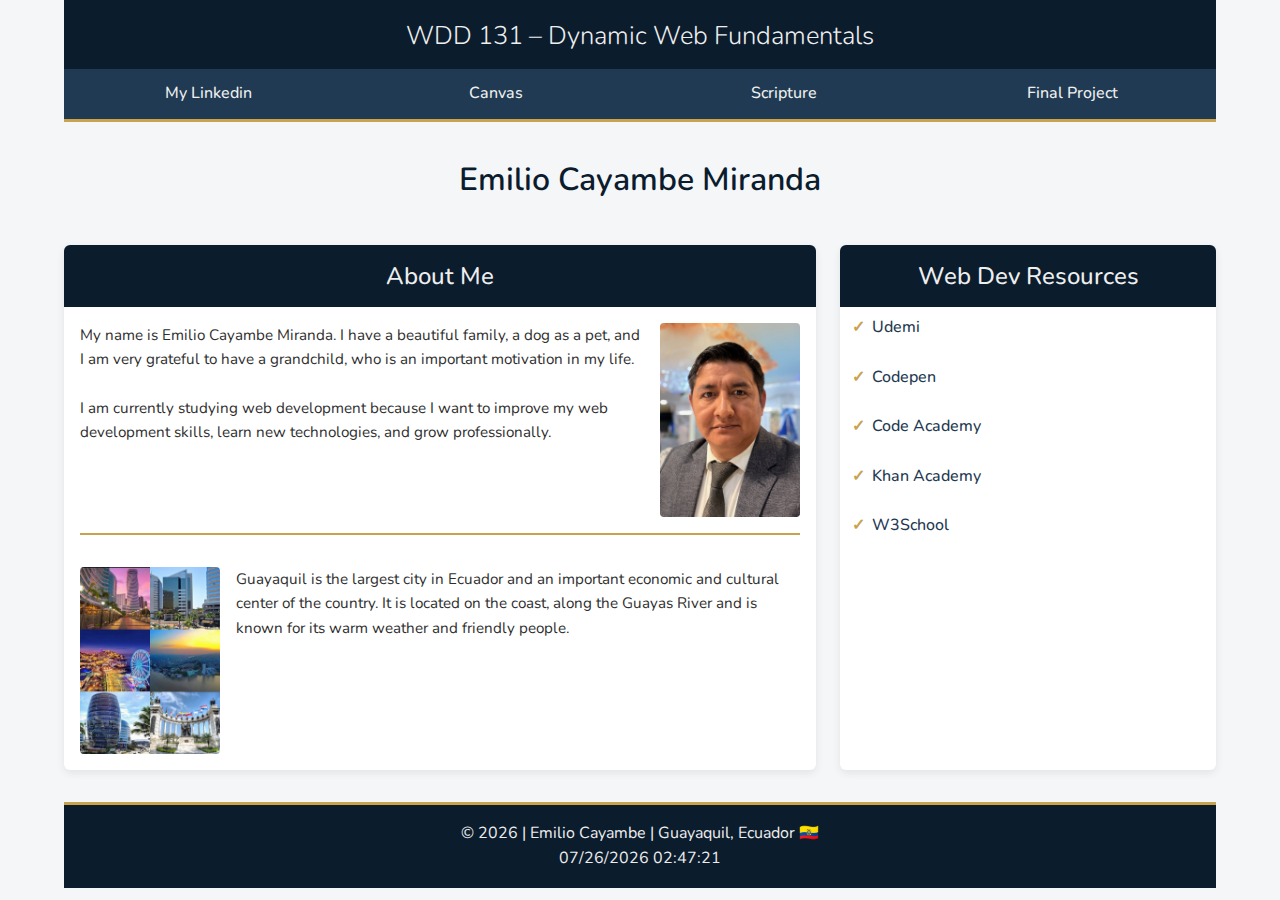
<file: index.html>
<!DOCTYPE html>
<html lang="en">
<head>
    <meta charset="UTF-8">
    <meta name="viewport" content="width=device-width, initial-scale=1.0">
    <meta name="description"
        content="My name is Emilio Jose Cayambe Miranda, this page is for my WDD 131 – Dynamic Web Fundamentals class. I created it to practice web design, javascript and development skills and to successfully pass this course.">
    <meta name="author" content="Emilio Cayambe Miranda">
    <title>WDD 131 – Dynamic Web Fundamentals – Emilio Cayambe</title>
    <link rel="preconnect" href="https://fonts.googleapis.com">
    <link rel="stylesheet" href="styles/base.css">
    <link rel="preconnect" href="https://fonts.gstatic.com" crossorigin>
    <link href="https://fonts.googleapis.com/css2?family=Nunito:ital,wght@0,200..1000;1,200..1000&display=swap" rel="stylesheet">
    <script defer src="scripts/getdates.js"></script>
</head>
<body>
    <header>
        <span id="course-title">WDD 131 – Dynamic Web Fundamentals</span>
        <nav>
            <ul class="navigation">
                <li><a href="https://www.linkedin.com/in/emilio-cayambe-04a840b8/" target="_blank">My Linkedin</a></li>
                <li><a href="https://byupw.instructure.com/">Canvas</a></li>
                <li><a href="https://www.churchofjesuschrist.org/study/scriptures/bofm/1-ne/19?lang=eng&id=p9#p9">Scripture</a></li>
                <li><a href="#">Final Project</a></li>
            </ul>
        </nav>
    </header>
    <main class="grid">
        <h1>Emilio Cayambe Miranda</h1>
        <section class="card">
        <h2>About Me</h2>

        <div class="about-top">
            <p>
            My name is Emilio Cayambe Miranda. I have a beautiful family, a dog as a
            pet, and I am very grateful to have a grandchild, who is an important
            motivation in my life.
            <br><br>
            I am currently studying web development because I want to improve my web
            development skills, learn new technologies, and grow professionally.
            </p>

            <img src="images/profile.jpg" alt="Emilio Cayambe">
        </div>

        <hr>

        <div class="about-bottom">
            <img src="images/guayaquil.jpg" alt="Guayaquil city">
            <p>
            Guayaquil is the largest city in Ecuador and an important economic and
            cultural center of the country. It is located on the coast, along the
            Guayas River and is known for its warm weather and friendly people.
            </p>
        </div>
        </section>
        <section class="card">
            <h2>Web Dev Resources</h2>
            <ul>
                <li><a href="https://www.udemy.com/">Udemi</a></li>
                <li><a href="https://codepen.io/">Codepen</a></li>
                <li><a href="https://www.codecademy.com/">Code Academy</a></li>
                <li><a href="https://es.khanacademy.org/">Khan Academy</a></li>
                <li><a href="https://www.w3schools.com/">W3School</a></li>
            </ul>
        </section>
    </main>
    <footer>
        <p>© <span id="currentyear"></span> | Emilio Cayambe | Guayaquil, Ecuador 🇪🇨</p>
        <p id="lastModified"></p>
    </footer>
</body>
</html>
</file>
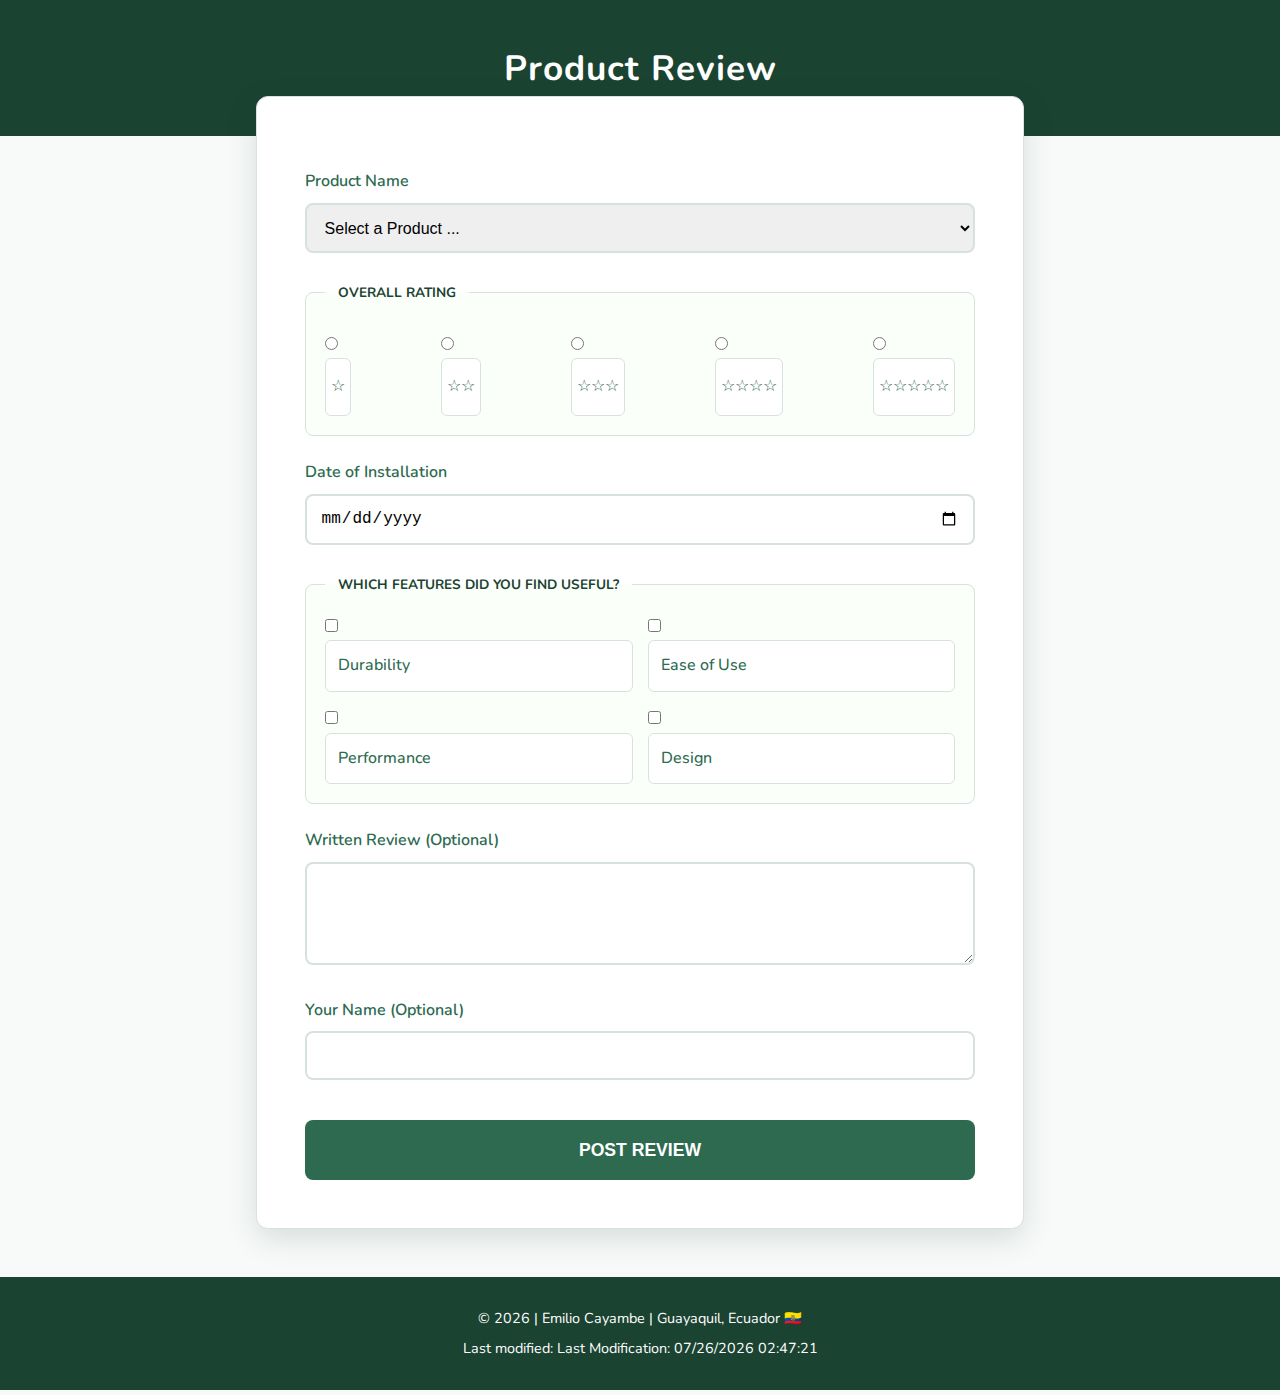
<file: form.html>
<!DOCTYPE html>
<html lang="en">
<head>
    <meta charset="UTF-8">
    <meta name="viewport" content="width=device-width, initial-scale=1.0">
    <meta name="description" content="Product review form for Horizonte 593 - Dynamic Web Fundamentals">
    <meta name="author" content="Emilio Cayambe">
    <title>Product Review Form</title>
    
    <link rel="stylesheet" href="styles/form.css">
    <link rel="preconnect" href="https://fonts.googleapis.com">
    <link rel="preconnect" href="https://fonts.gstatic.com" crossorigin>
    <link href="https://fonts.googleapis.com/css2?family=Nunito:wght@400;600;700&display=swap" rel="stylesheet">
    
    <script src="scripts/form.js" defer></script>
</head>
<body>
    <header>
        <h1>Product Review</h1>
    </header>

    <main>
        <form action="review.html" method="get">
            <label for="product-name">Product Name</label>
            <select id="product-name" name="product-name" required>
                <option value="" disabled selected>Select a Product ...</option>
                </select>

            <fieldset>
                <legend>Overall Rating</legend>
                <div class="rating-container">
                    <div class="option-item">
                        <input type="radio" name="rating" id="star1" value="1" required>
                        <label for="star1">☆</label>
                    </div>
                    <div class="option-item">
                        <input type="radio" name="rating" id="star2" value="2" required>
                        <label for="star2">☆☆</label>
                    </div>
                    <div class="option-item">
                        <input type="radio" name="rating" id="star3" value="3" required>
                        <label for="star3">☆☆☆</label>
                    </div>
                    <div class="option-item">
                        <input type="radio" name="rating" id="star4" value="4" required>
                        <label for="star4">☆☆☆☆</label>
                    </div>
                    <div class="option-item">
                        <input type="radio" name="rating" id="star5" value="5" required>
                        <label for="star5">☆☆☆☆☆</label>
                    </div>
                </div>
            </fieldset>

            <label for="install-date">Date of Installation</label>
            <input type="date" id="install-date" name="install-date" required>

            <fieldset>
                <legend>Which features did you find useful?</legend>
                <div class="features-grid">
                    <div class="option-item">
                        <input type="checkbox" id="durability" name="features" value="durability">
                        <label for="durability">Durability</label>
                    </div>
                    <div class="option-item">
                        <input type="checkbox" id="ease" name="features" value="ease-of-use">
                        <label for="ease">Ease of Use</label>
                    </div>
                    <div class="option-item">
                        <input type="checkbox" id="performance" name="features" value="performance">
                        <label for="performance">Performance</label>
                    </div>
                    <div class="option-item">
                        <input type="checkbox" id="design" name="features" value="design">
                        <label for="design">Design</label>
                    </div>
                </div>
            </fieldset>

            <label for="review">Written Review (Optional)</label>
            <textarea id="review" name="review" rows="4"></textarea>

            <label for="user-name">Your Name (Optional)</label>
            <input type="text" id="user-name" name="user-name">

            <input type="submit" value="Post Review">
        </form>
    </main>

    <footer>
        <p>© <span id="currentyear"></span> | Emilio Cayambe | Guayaquil, Ecuador 🇪🇨</p>
        <p>Last modified: <span id="lastModified"></span></p>
    </footer>
</body>
</html>
</file>
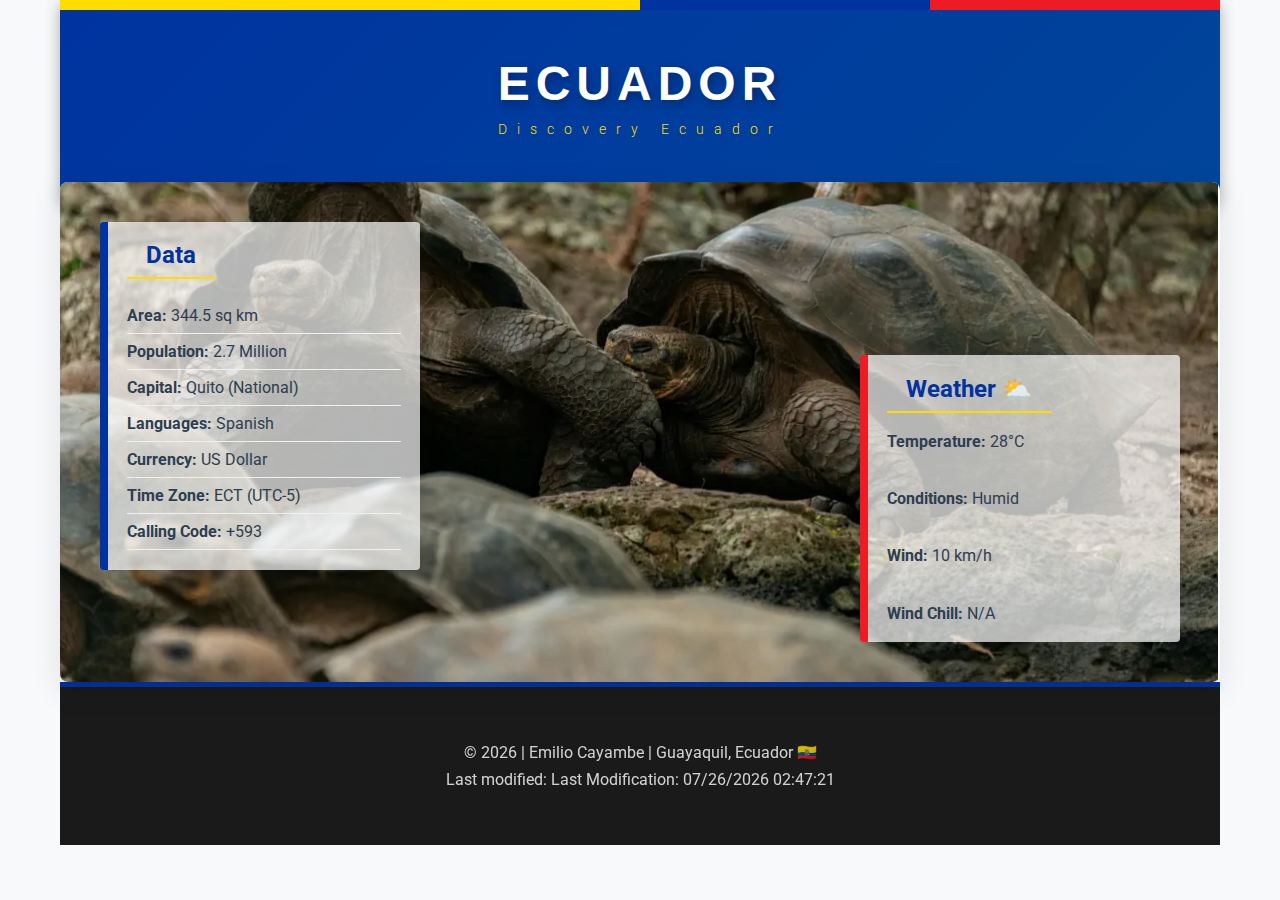
<file: place.html>
<!DOCTYPE html>
<html lang="en">
<head>
    <meta charset="UTF-8">
    <meta name="viewport" content="width=device-width, initial-scale=1.0">
    <meta name="description" content="A webpage for placing items. To implemented as part of a web development project.">
    <meta name="author" content="Emilio Cayambe">
    <title>Ecuador</title>
    <script defer src="scripts/place.js"></script>
    <link rel="preconnect" href="https://fonts.googleapis.com">
    <link rel="preconnect" href="https://fonts.gstatic.com" crossorigin>
    <link href="https://fonts.googleapis.com/css2?family=Roboto:wght@400;700&display=swap" rel="stylesheet">
    <link rel="stylesheet" href="styles/place.css">
</head>
<body>
     <header>
        <h1>Ecuador</h1>
    </header>
    <main>
        <picture>
            <source srcset="images/ecuador-small.webp" media="(max-width: 600px)">
            <img src="images/galapagos-ecuador.webp" alt="galapagos-ecuador" loading="lazy">
        </picture>

        <section class="data">
            <h2>Data</h2>
            <ul>
                <li><strong>Area:</strong> 344.5 sq km</li>
                <li><strong>Population:</strong> 2.7 Million</li>
                <li><strong>Capital:</strong> Quito (National)</li>
                <li><strong>Languages:</strong> Spanish</li>
                <li><strong>Currency:</strong> US Dollar</li>
                <li><strong>Time Zone:</strong> ECT (UTC-5)</li>
                <li><strong>Calling Code:</strong> +593</li>
            </ul>
        </section>

        <section class="weather">
            <h2>Weather <span class="weather-icon-desktop">⛅</span></h2>
            <img src="images/weather-icon.svg" alt="weather icon" class="weather-icon-mobile">
            <p><strong>Temperature:</strong> <span id="temp">28</span>°C</p>
            <p><strong>Conditions:</strong> Humid</p>
            <p><strong>Wind:</strong> <span id="wind">10</span> km/h</p>
            <p><strong>Wind Chill:</strong> <span id="windchill"></span></p>
        </section>
    </main>
    <footer>
        <p>© <span id="currentyear"></span> | Emilio Cayambe | Guayaquil, Ecuador 🇪🇨</p>
        <p>Last modified: <span id="lastModified"></span></p>
    </footer>
    
</body>
</html>
</file>
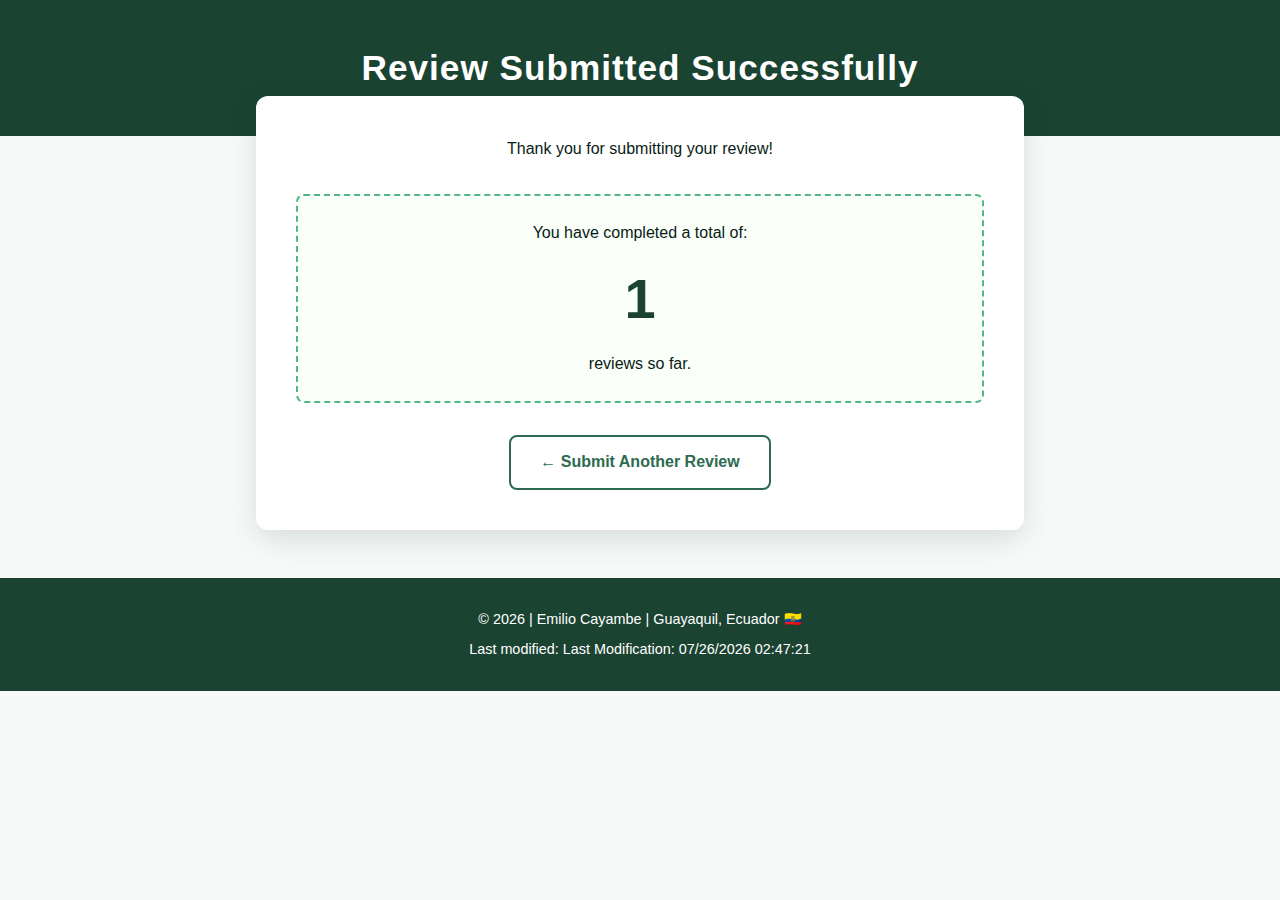
<file: review.html>
<!DOCTYPE html>
<html lang="en">
<head>
    <meta charset="UTF-8">
    <meta name="viewport" content="width=device-width, initial-scale=1.0">
    <title>Review Submitted</title>
    <link rel="stylesheet" href="styles/form.css">
    <script src="scripts/review.js" defer ></script>
</head>
<body>
    <header>
        <h1>Review Submitted Successfully</h1>
    </header>

    <main>
        <div class="confirmation-card">
            <p>Thank you for submitting your review!</p>
            
            <div class="counter-container">
                <p>You have completed a total of:</p>
                <h2 id="review-count">0</h2>
                <p>reviews so far.</p>
            </div>

            <a href="form.html" class="back-button">← Submit Another Review</a>
        </div>
    </main>

    <footer>
        <p>© <span id="currentyear"></span> | Emilio Cayambe | Guayaquil, Ecuador 🇪🇨</p>
        <p>Last modified: <span id="lastModified"></span></p>
    </footer>
</body>
</html>
</file>
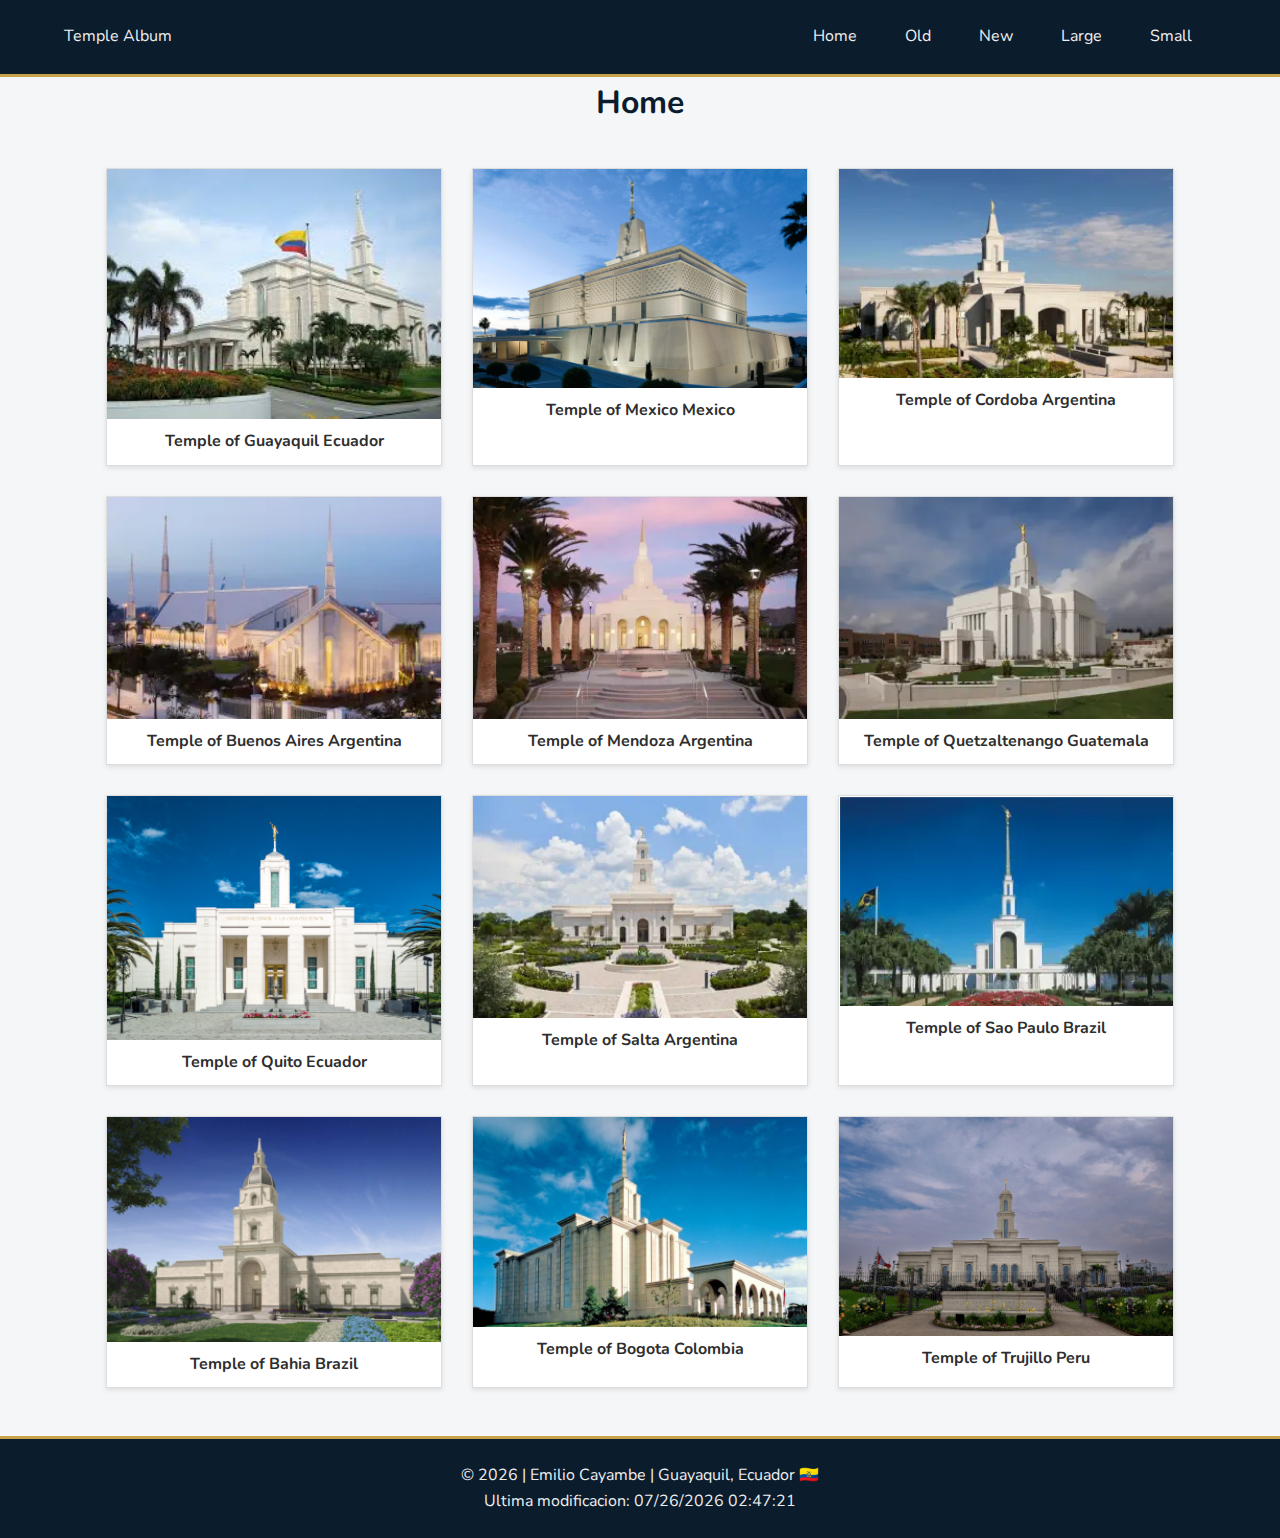
<file: temples.html>
<!DOCTYPE html>
<html lang="en">
<head>
    <meta charset="UTF-8">
    <meta name="viewport" content="width=device-width, initial-scale=1.0">
    <meta name="description" content="Information about various LDS temples around the world, including images and details, learn javaScript, CSS, and HTML.">
    <meta name="author" content="Emilio Cayambe">
    <title>Temples Information</title>
    <script src="scripts/temples.js" defer></script>
    <link rel="preconnect" href="https://fonts.googleapis.com">
    <link rel="stylesheet" href="styles/temples.css">
    <link rel="stylesheet" href="styles/temples-large.css">
    <link rel="preconnect" href="https://fonts.gstatic.com" crossorigin>
    <link href="https://fonts.googleapis.com/css2?family=Nunito:ital,wght@0,200..1000;1,200..1000&display=swap" rel="stylesheet">
</head>
<body>
    <header>
        <span >Temple Album</span>
        <a id="menu" href="#"></a>
        <nav>
            <ul class="navigation">
                <li><a href="#">Home</a></li>
                <li><a href="#">Old</a></li>
                <li><a href="#">New</a></li>
                <li><a href="#">Large</a></li>
                <li><a href="#">Small</a></li>
            </ul>
        </nav>
    </header>
    <main>
        <h1>Home</h1>
        <section id="temple-list">
            <figure>
                <img src="images/templo-guayaquil.jpeg" alt="Temple of Guayaquil Ecuador" loading="lazy">
                <figcaption>Temple of Guayaquil Ecuador</figcaption>
            </figure>
            <figure>
                <img src="images/templo_mexicodf_mexico.jpg" alt="Temple of Mexico Mexico" loading="lazy">
                <figcaption>Temple of Mexico Mexico</figcaption>
            </figure>
            <figure>
                <img src="images/cordoba_argentina.webp" alt="Temple of Cordoba Argentina" loading="lazy">
                <figcaption>Temple of Cordoba Argentina</figcaption>
            </figure>
            <figure>
                <img src="images/el-templo-de-buenos-aires.webp" alt="Temple of Buenos Aires Argentina" loading="lazy">
                <figcaption>Temple of Buenos Aires Argentina</figcaption>
            </figure>
            <figure>
                <img src="images/mendoza_argentina.webp" alt="Temple of Mendoza Argentina" loading="lazy">
                <figcaption>Temple of Mendoza Argentina</figcaption>
            </figure>
            <figure>
                <img src="images/quetzaltenango_guatemala.webp" alt="Temple of Quetzaltenango Guatemala" loading="lazy">
                <figcaption>Temple of Quetzaltenango Guatemala</figcaption>
            </figure>
            <figure>
                <img src="images/templo-quito.jpg" alt="Temple of Quito Ecuador" loading="lazy">
                <figcaption>Temple of Quito Ecuador</figcaption>
            </figure>
            <figure>
                <img src="images/salta_argentina.webp" alt="Temple of Salta Argentina" loading="lazy">
                <figcaption>Temple of Salta Argentina</figcaption>
            </figure>
            <figure>
                <img src="images/sao_paulo_brazil.webp" alt="Temple of Sao Paulo Brazil" loading="lazy">
                <figcaption>Temple of Sao Paulo Brazil</figcaption>
            </figure>
            <figure>
                <img src="images/templo-bahia-brazil.jpg" alt="Temple of Bahia Brazil" loading="lazy">
                <figcaption>Temple of Bahia Brazil</figcaption>
            </figure>
            <figure>
                <img src="images/bogota-colombia.jpg" alt="Temple of Bogota Colombia" loading="lazy">
                <figcaption>Temple of Bogota Colombia</figcaption>
            </figure>
            <figure>
                <img src="images/trujillo-peru.jpg" alt="Temple of Trujillo Peru" loading="lazy">
                <figcaption>Temple of Trujillo Peru</figcaption>
            </figure>
        </section>
    </main>
    <footer>
        <p>© <span id="currentyear"></span> | Emilio Cayambe | Guayaquil, Ecuador 🇪🇨</p>
        <p>Ultima modificacion: <span id="lastModified"></span></p>
    </footer>
</body>
</html>
</file>
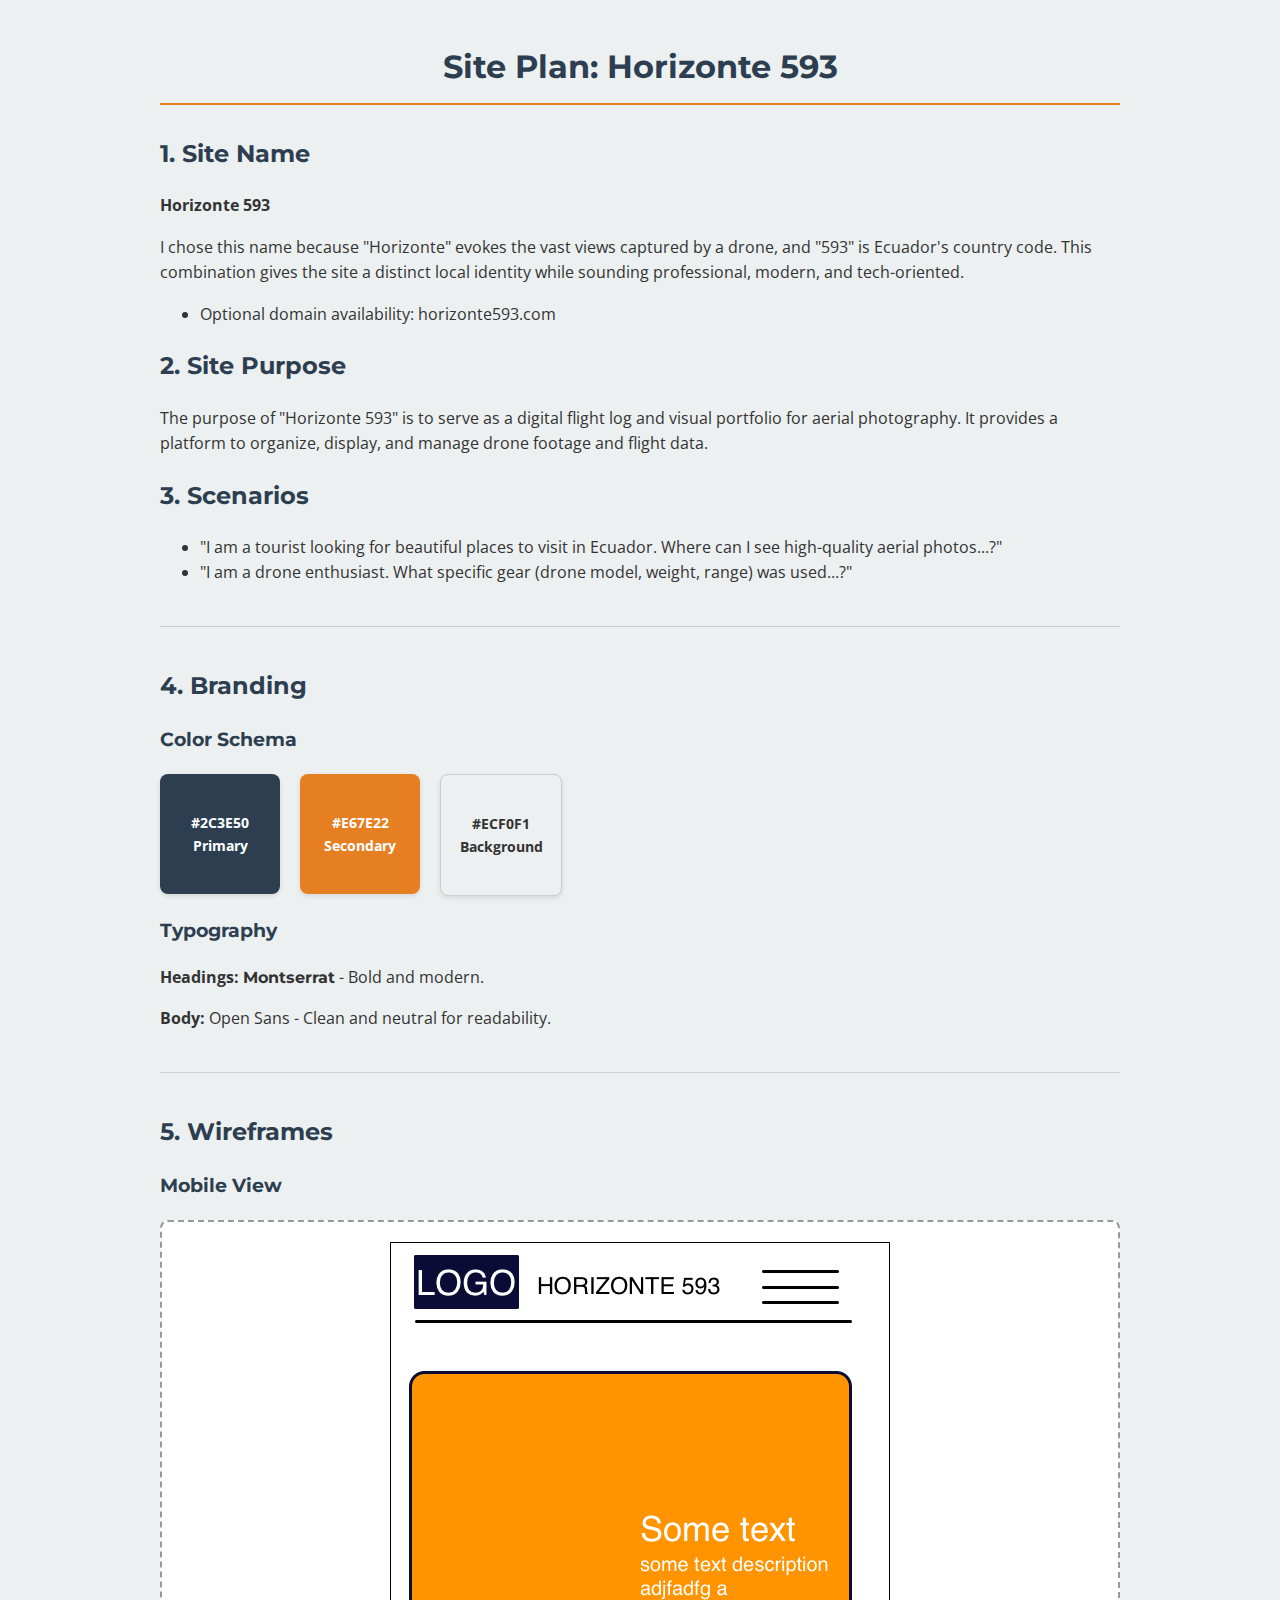
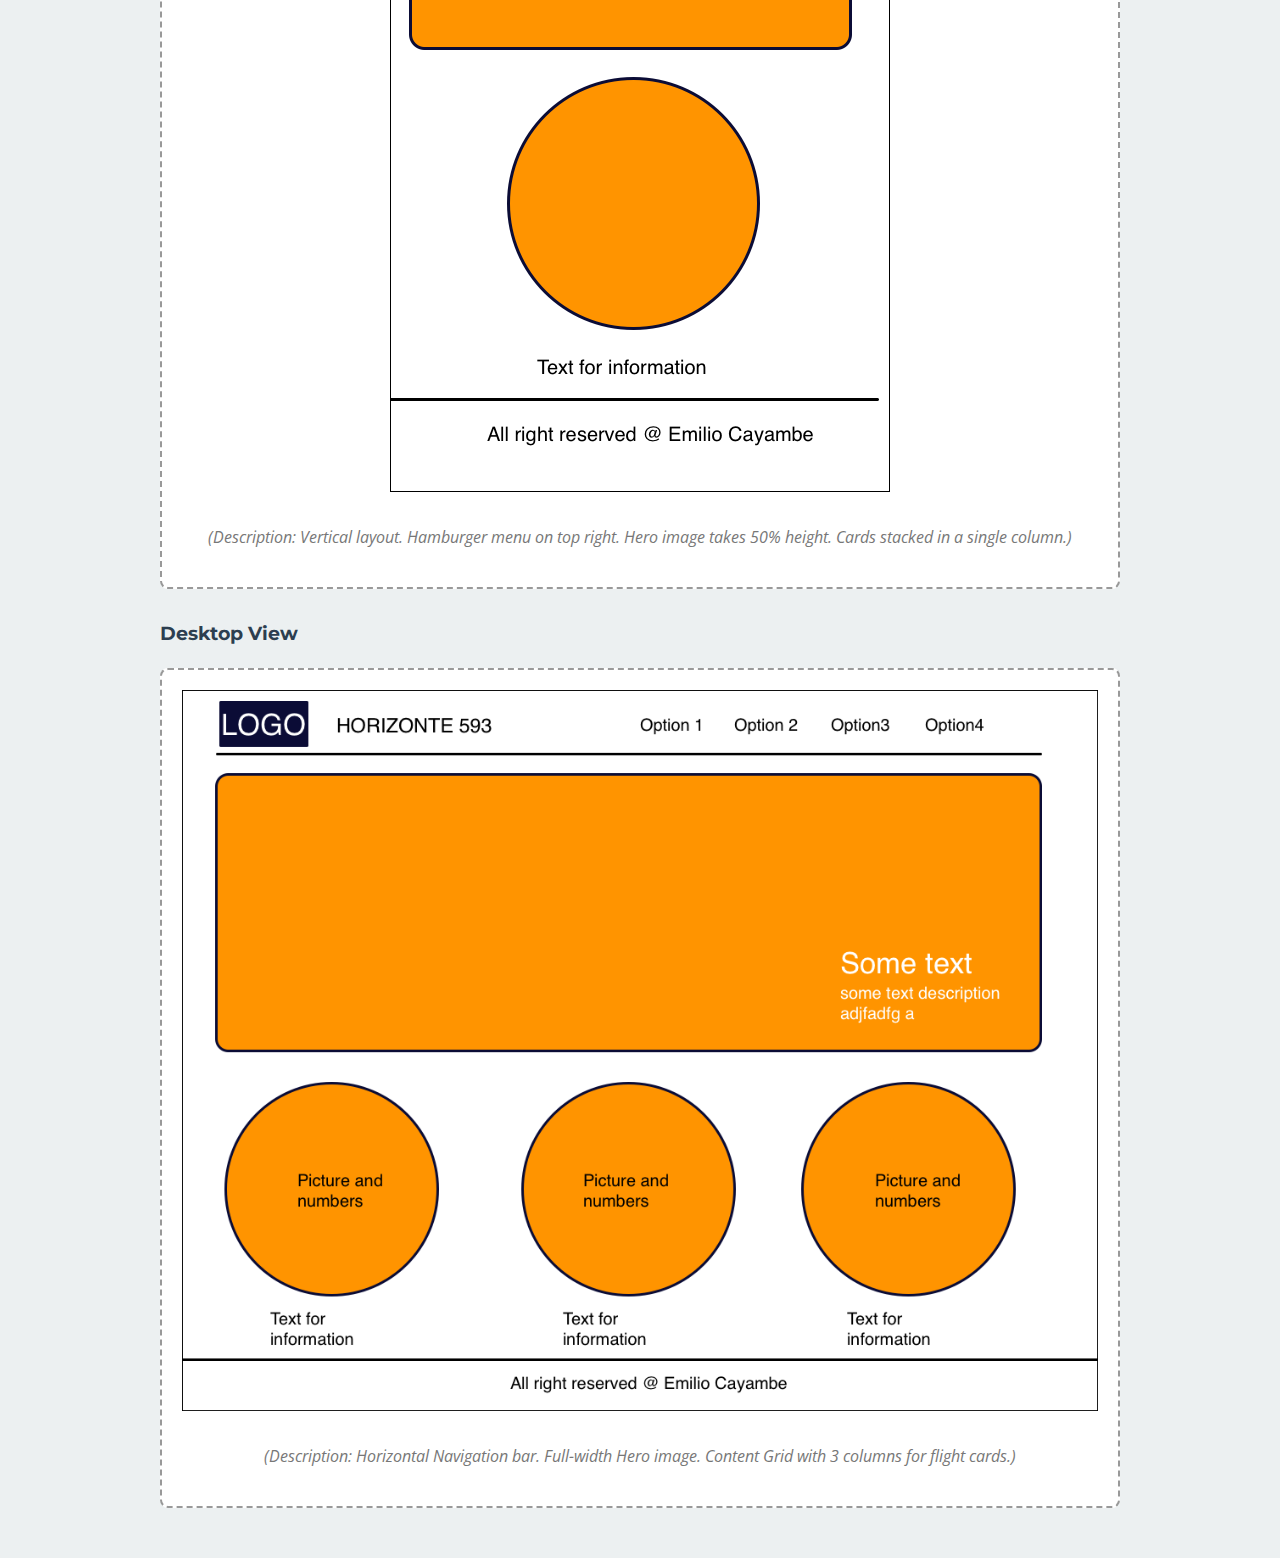
<file: project/siteplan.html>
<!DOCTYPE html>
<html lang="es">
<head>
    <meta charset="UTF-8">
    <meta name="viewport" content="width=device-width, initial-scale=1.0">
    <meta name="description" content="Site plan for Horizonte 593, a digital flight log and visual portfolio for aerial photography.">
    <meta name="author" content="Emilio Cayambe">
    <title>Horizonte 593 | Site Plan</title>
    
    <link rel="preconnect" href="https://fonts.googleapis.com">
    <link rel="preconnect" href="https://fonts.gstatic.com" crossorigin>
    <link href="https://fonts.googleapis.com/css2?family=Montserrat:wght@700&family=Open+Sans:wght@400;600&display=swap" rel="stylesheet">

    <link rel="stylesheet" href="styles/base.css">
</head>
<body>

    <h1>Site Plan: Horizonte 593</h1>

    <h2>1. Site Name</h2>
    <p><strong>Horizonte 593</strong></p>
    <p>I chose this name because "Horizonte" evokes the vast views captured by a drone, and "593" is Ecuador's country code. This combination gives the site a distinct local identity while sounding professional, modern, and tech-oriented.</p>
    <ul>
        <li>Optional domain availability: horizonte593.com</li>
    </ul> <h2>2. Site Purpose</h2>
    <p>The purpose of "Horizonte 593" is to serve as a digital flight log and visual portfolio for aerial photography. It provides a platform to organize, display, and manage drone footage and flight data.</p>

    <h2>3. Scenarios</h2>
    <ul>
        <li>"I am a tourist looking for beautiful places to visit in Ecuador. Where can I see high-quality aerial photos...?"</li>
        <li>"I am a drone enthusiast. What specific gear (drone model, weight, range) was used...?"</li>
    </ul>

    <hr>

    <h2>4. Branding</h2>
    
    <h3>Color Schema</h3>
    <div class="colors">
        <div class="color-box primary-bg">#2C3E50<br>Primary</div>
        <div class="color-box secondary-bg">#E67E22<br>Secondary</div>
        <div class="color-box accent-bg">#ECF0F1<br>Background</div>
    </div>

    <h3>Typography</h3>
    <p><strong>Headings:</strong> <span class="font-heading">Montserrat</span> - Bold and modern.</p>
    <p><strong>Body:</strong> <span class="font-body">Open Sans</span> - Clean and neutral for readability.</p>

    <hr>

    <h2>5. Wireframes</h2>
    
    <h3>Mobile View</h3>
    <div class="wireframe-box">
        <img src="images/mobile-wireframe.png" alt="Mobile Wireframe">
        <p><em>(Description: Vertical layout. Hamburger menu on top right. Hero image takes 50% height. Cards stacked in a single column.)</em></p>
    </div>

    <h3>Desktop View</h3>
    <div class="wireframe-box">
        <img src="images/desktop-wireframe.png" alt="Desktop Wireframe">
        <p><em>(Description: Horizontal Navigation bar. Full-width Hero image. Content Grid with 3 columns for flight cards.)</em></p>
    </div>

</body>
</html>
</file>
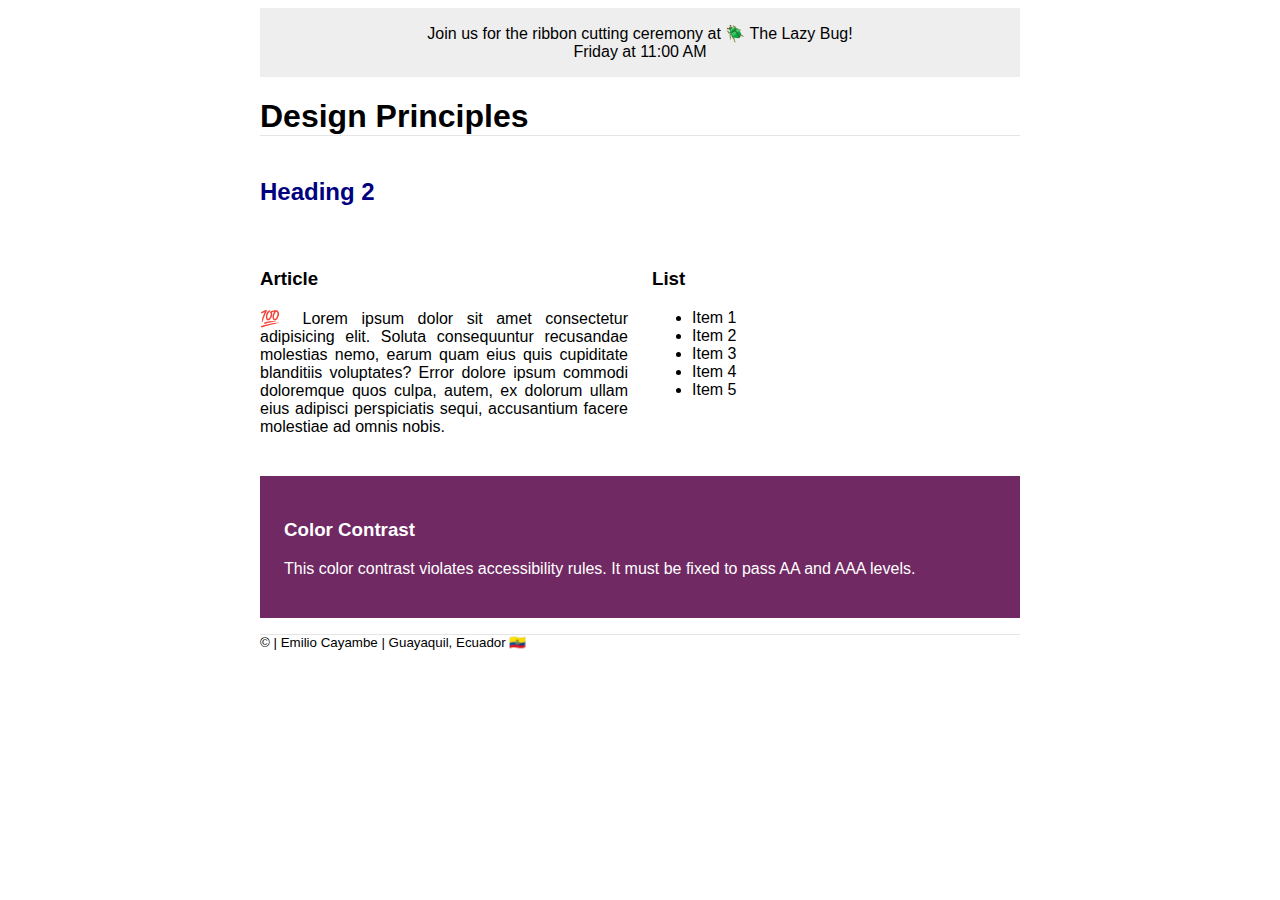
<file: week03/design.html>
<!DOCTYPE html>
<html lang="en">
<head>
    <meta charset="UTF-8">
    <meta name="viewport" content="width=device-width, initial-scale=1.0">
    <title>Design Principles - WDD 131</title>
    <link rel="stylesheet" href="styles/design.css">
</head>
<body>
    <header>
        <div class="banner">
            Join us for the ribbon cutting ceremony at 🪲 The Lazy Bug!<br>
            Friday at 11:00 AM
        </div>
        <h1>Design Principles</h1>
    </header>

    <main>
        <h2>Heading 2</h2>
        
        <section>
            <h3>Article</h3>
            <article>
                <p>💯 Lorem ipsum dolor sit amet consectetur adipisicing elit. Soluta consequuntur recusandae molestias nemo, earum quam eius quis cupiditate blanditiis voluptates? Error dolore ipsum commodi doloremque quos culpa, autem, ex dolorum ullam eius adipisci perspiciatis sequi, accusantium facere molestiae ad omnis nobis.</p>
            </article>
        </section>

        <section>
            <h3>List</h3>
            <ul>
                <li>Item 1</li>
                <li>Item 2</li>
                <li>Item 3</li>
                <li>Item 4</li>
                <li>Item 5</li>
            </ul>
        </section>

        <div class="callout">
            <h3>Color Contrast</h3>
            <p>This color contrast violates accessibility rules. It must be fixed to pass AA and AAA levels.</p>
        </div>
    </main>

    <footer>
        &copy; <span id="currentyear"></span> | Emilio Cayambe | Guayaquil, Ecuador 🇪🇨
    </footer>
</body>
</html>
</file>
<file: styles/base.css>
/* ===============================
   COLOR VARIABLES
   =============================== */
:root {
  --primary: #0B1C2D;      /* Navy blue */
  --nav-bg: #1F3A52;       /* Navigation */
  --secondary: #F4F6F8;    /* Page background */
  --text-dark: #2E2E2E;    /* Main text */
  --text-light: #EEEEEE;   /* Light text */
  --accent: #C9A24D;       /* Gold accent */
}

/* ===============================
   RESET
   =============================== */
* {
  margin: 0;
  padding: 0;
  box-sizing: border-box;
}

/* ===============================
   BODY
   =============================== */
body {
  font-family: "Nunito", sans-serif;
  background-color: var(--secondary);
  color: var(--text-dark);
  line-height: 1.6;
}

/* ===============================
   HEADER
   =============================== */
header {
  background-color: var(--primary);
  color: var(--text-light);
  max-width: 90vw;
  margin: 0 auto;
  padding: 1rem 0 0;
  border-bottom: 3px solid var(--accent);
}

#course-title {
  display: block;
  text-align: center;
  font-size: 1.6rem;
  font-weight: 300;
  margin-bottom: 0.75rem;
}

/* ===============================
   NAVIGATION
   =============================== */
nav {
  max-width: 90vw;
  margin: 0 auto;
}

.navigation {
  list-style: none;
  display: flex;
  background-color: var(--nav-bg);
}

.navigation li {
  flex: 1;
}

.navigation a {
  display: block;
  padding: 0.75rem;
  text-align: center;
  text-decoration: none;
  color: var(--text-light);
  font-weight: 500;
}

.navigation a:hover {
  color: var(--accent);
  background-color: rgba(255, 255, 255, 0.08);
}

/* ===============================
   MAIN GRID LAYOUT
   =============================== */
.grid {
  max-width: 90vw;
  margin: 2rem auto;
}

main {
  display: grid;
  grid-template-columns: 2fr 1fr; /* Left card larger */
  gap: 1.5rem;
}

/* Page title */
main h1 {
  grid-column: 1 / -1;
  text-align: center;
  color: var(--primary);
  font-weight: 600;
  margin-bottom: 1rem;
}

/* ===============================
   CARD
   =============================== */
.card {
  background-color: #ffffff;
  border-radius: 6px;
  box-shadow: 0 3px 8px rgba(0, 0, 0, 0.08);
  overflow: hidden;
}

/* Card title */
.card h2 {
  background-color: var(--primary);
  color: var(--text-light);
  padding: 0.75rem;
  text-align: center;
  font-weight: 500;
}

/* ===============================
   ABOUT CARD CONTENT
   =============================== */
.about-top,
.about-bottom {
  display: flex;
  gap: 1rem;
  padding: 1rem;
  align-items: flex-start;
}

/* Profile image on the RIGHT */
.about-top {
  justify-content: space-between;
}

/* Images */
.about-top img,
.about-bottom img {
  width: 140px;
  height: auto;
  border-radius: 4px;
}

/* Text */
.about-top p,
.about-bottom p {
  font-size: 0.95rem;
}

/* Divider line */
.card hr {
  border: none;
  border-top: 2px solid var(--accent);
  margin: 0 1rem 1rem;
}

/* ===============================
   FOOTER
   =============================== */
footer {
  max-width: 90vw;
  margin: 2rem auto 0;
  background-color: var(--primary);
  color: var(--text-light);
  text-align: center;
  padding: 1rem;
  border-top: 3px solid var(--accent);
}

/* ===============================
   GENERAL LINKS
   =============================== */
a {
  color: var(--nav-bg);
}

a:hover {
  color: var(--accent);
}

/* ===============================
   Card link
   =============================== */

.card a {
  display: block;                 /* One link per line */
  padding: 0.5rem 1rem;           /* Space inside */
  margin-bottom: 0.5rem;          /* Space between links */
  text-decoration: none;
  color: var(--nav-bg);
  font-weight: 500;
  position: relative;             /* Needed for the icon */
  padding-left: 2rem;             /* Space for the check */
}

/* Check icon */
.card a::before {
  content: "✓";
  position: absolute;
  left: 0.75rem;
  color: var(--accent);
  font-weight: bold;
}

/* Hover effect */
.card a:hover {
  color: var(--accent);
}


/* ===============================
   RESPONSIVE
   =============================== */
@media (max-width: 768px) {
  main {
    grid-template-columns: 1fr; /* One column */
  }

  .about-top,
  .about-bottom {
    flex-direction: column;
    align-items: center;
    text-align: center;
  }

  .about-top img,
  .about-bottom img {
    width: 160px;
  }

  header,
  nav,
  footer {
    max-width: 100vw;
  }

  .navigation {
    flex-direction: column;
  }
}
</file>
<file: styles/form.css>
/* --- Variables y Configuración Base --- */
:root {
    --primary-green: #1b4332;    /* Verde Bosque (Header/Footer) */
    --medium-green: #2d6a4f;     /* Verde Esmeralda (Botones/Labels) */
    --accent-green: #52b788;     /* Verde Menta (Acentos/Focus) */
    --light-bg: #f8faf9;         /* Fondo de página */
    --form-bg: #ffffff;          /* Fondo del formulario */
    --text-dark: #081c15;
    --border-color: #d8e2dc;
    --shadow-color: rgba(27, 67, 50, 0.15);
}

* {
    box-sizing: border-box;
    margin: 0;
    padding: 0;
}

body {
    font-family: "Nunito", sans-serif;
    line-height: 1.6;
    color: var(--text-dark);
    background-color: var(--light-bg);
}

/* --- Header y Footer --- */
header, footer {
    background-color: var(--primary-green);
    color: #ffffff;
    text-align: center;
    padding: 2.5rem 1rem;
}

header h1 {
    font-size: 2.2rem;
    letter-spacing: 1px;
}

footer {
    padding: 1.5rem 1rem;
    margin-top: 2rem;
}

footer p {
    font-size: 0.9rem;
    margin: 0.4rem 0;
}

/* --- Layout Principal --- */
main {
    max-width: 650px;
    margin: -2.5rem auto 3rem auto; /* Efecto de superposición sobre el header */
    padding: 0 1rem;
}

form {
    background-color: var(--form-bg);
    padding: 2rem;
    border-radius: 12px;
    box-shadow: 0 10px 30px var(--shadow-color);
    border: 1px solid var(--border-color);
}

/* --- Elementos de Formulario --- */
label {
    display: block;
    margin-top: 1.5rem;
    font-weight: 600;
    color: var(--medium-green);
}

input[type="text"],
input[type="date"],
select,
textarea {
    width: 100%;
    padding: 0.85rem;
    margin-top: 0.5rem;
    border: 2px solid var(--border-color);
    border-radius: 8px;
    font-size: 1rem;
    transition: all 0.3s ease;
}

input:focus, select:focus, textarea:focus {
    outline: none;
    border-color: var(--accent-green);
    box-shadow: 0 0 8px rgba(82, 183, 136, 0.2);
}

/* --- Contenedores Especiales (Fieldsets) --- */
fieldset {
    border: 1px solid var(--border-color);
    border-radius: 8px;
    padding: 1.2rem;
    margin-top: 1.8rem;
    background-color: #fbfff9;
}

legend {
    padding: 0 0.8rem;
    font-weight: 700;
    color: var(--primary-green);
    font-size: 0.85rem;
    text-transform: uppercase;
}

/* --- Lógica de Opciones (Mobile-First) --- */
/* Rating y Checkboxes se apilan verticalmente por defecto */
.rating-container, 
.features-container {
    display: flex;
    flex-direction: column;
    gap: 12px;
    margin-top: 10px;
}

.rating-container label,
fieldset label {
    display: flex;
    flex-direction: row; /* Alinea el círculo/cuadro con el texto */
    align-items: center;
    gap: 12px;
    margin-top: 0;
    padding: 12px;
    background-color: #ffffff;
    border: 1px solid var(--border-color);
    border-radius: 6px;
    font-weight: 500;
    cursor: pointer;
    transition: background 0.2s;
}

.rating-container label:hover,
fieldset label:hover {
    background-color: #f0f7f4;
}

/* Ocultar margen superior extra en labels dentro de fieldsets */
fieldset label {
    margin-bottom: 0;
}

/* --- Botón de Envío --- */
input[type="submit"] {
    width: 100%;
    background-color: var(--medium-green);
    color: white;
    border: none;
    padding: 1.2rem;
    margin-top: 2.5rem;
    font-size: 1.1rem;
    font-weight: 700;
    border-radius: 8px;
    cursor: pointer;
    transition: transform 0.2s, background-color 0.3s;
    text-transform: uppercase;
}

input[type="submit"]:hover {
    background-color: var(--primary-green);
    transform: translateY(-2px);
}

/* --- Pantallas Grandes (Desktop) --- */
@media (min-width: 768px) {
    main {
        max-width: 800px;
    }

    form {
        padding: 3rem;
    }

    /* En escritorio, las estrellas se ponen una al lado de la otra */
    .rating-container {
        flex-direction: row;
        justify-content: space-between;
    }

    .rating-container label {
        flex: 1;
        flex-direction: column; /* Radio debajo de la estrella en desktop */
        justify-content: center;
        text-align: center;
        padding: 15px 5px;
    }

    /* Checkboxes en dos columnas para aprovechar espacio */
    .features-grid {
        display: grid;
        grid-template-columns: 1fr 1fr;
        gap: 15px;
    }
}

/* --- styles for review confirmation --- */
.confirmation-card {
    text-align: center;
    background: var(--form-bg);
    padding: 2.5rem;
    border-radius: 12px;
    box-shadow: 0 10px 30px var(--shadow-color);
}

.counter-container {
    margin: 2rem 0;
    padding: 1.5rem;
    background-color: #fbfff9;
    border: 2px dashed var(--accent-green);
    border-radius: 8px;
}

#review-count {
    font-size: 3.5rem;
    color: var(--primary-green);
    margin: 0.5rem 0;
}

.back-button {
    display: inline-block;
    text-decoration: none;
    color: var(--medium-green);
    font-weight: 700;
    border: 2px solid var(--medium-green);
    padding: 0.8rem 1.8rem;
    border-radius: 8px;
    transition: all 0.3s ease;
}

.back-button:hover {
    background-color: var(--medium-green);
    color: white;
}
</file>
<file: styles/place.css>
:root {
    /* Paleta de la bandera como acentos */
    --ecuador-yellow: #FFDD00;
    --ecuador-blue: #0033A0;
    --ecuador-red: #ED1C24;
    
    /* Colores funcionales */
    --primary-color: var(--ecuador-blue);
    --text-color: #2c3e50;
    --bg-light: #ffffff;
    --bg-soft: #f8f9fa;
    --shadow: 0 10px 30px rgba(0, 0, 0, 0.1);
    --font-main: 'Roboto', sans-serif;
}

* {
    box-sizing: border-box;
}

body {
    margin: 0;
    padding: 0;
    font-family: var(--font-main);
    background-color: var(--bg-soft);
    color: var(--text-color);
}

/* 2. APLICAR EL MISMO ANCHO A TODO */
header, 
main, 
footer {
    max-width: 1160px; /* El ancho que definimos para el collage */
    margin: 0 auto;    /* ESTA REGLA centra los tres elementos */
    width: 95%;        /* Para que en móviles no pegue a los bordes */
    background-color: #fff; /* Asegura que todos tengan fondo blanco */
}
/* 1. HEADER: Limpio con una franja tricolor sutil */

header {
    background: linear-gradient(135deg, rgba(0, 51, 160, 0.9) 0%, rgba(0, 74, 153, 0.8) 100%), 
                url('https://www.transparenttextures.com/patterns/cubes.png'); /* Textura sutil */
    background-color: var(--ecuador-blue);
    padding: 3.5rem 1rem;
    color: white;
    text-align: center;
    position: relative;
    border-bottom: 8px solid var(--ecuador-yellow);
    box-shadow: 0 4px 15px rgba(0,0,0,0.3);
}

/* Franja tricolor decorativa en la parte superior */
header::before {
    content: "";
    position: absolute;
    top: 0;
    left: 0;
    width: 100%;
    height: 10px;
    background: linear-gradient(to right, 
        var(--ecuador-yellow) 0%, var(--ecuador-yellow) 50%, 
        var(--ecuador-blue) 50%, var(--ecuador-blue) 75%, 
        var(--ecuador-red) 75%, var(--ecuador-red) 100%);
}

header h1 {
    font-size: 3rem; /* Más grande e imponente */
    margin: 0;
    text-transform: uppercase;
    letter-spacing: 6px;
    font-weight: 900;
    text-shadow: 2px 4px 10px rgba(0,0,0,0.3);
    font-family: 'Montserrat', sans-serif; /* Sugerencia de fuente más fuerte */
}

/* Añadir un subtítulo o adorno debajo del H1 */
header::after {
    content: "Discovery Ecuador";
    display: block;
    font-size: 0.9rem;
    letter-spacing: 10px;
    margin-top: 10px;
    color: var(--ecuador-yellow);
    font-weight: 300;
}

/* AJUSTE EN MAIN PARA QUE NO CHOQUE CON EL HEADER */
main {
    display: flex;
    flex-direction: column;
    padding: 0;
    margin: -20px auto 0 auto; /* Sube un poco para que se superponga al header */
    position: relative;
    z-index: 10;
    border-radius: 8px;
    overflow: hidden;
    box-shadow: var(--shadow);
}

picture img {
    width: 100%;
    height: 500px; 
    object-fit: cover;
    display: block;
    filter: brightness(0.9);
}

/* 3. CONTENEDORES: Glassmorphism suave con bordes tricolores */
section {
    background-color: rgba(255, 255, 255, 0.70);
    text-align: center;
    border-left: 8px solid var(--ecuador-blue);
    border-radius: 4px;
    box-shadow: var(--shadow);
    
    /* CAMBIOS AQUÍ */
    margin: 1rem 0;     /* Quitamos el 'auto' para que no intente centrarse con espacio */
    width: 100%;        /* Ocupa todo el ancho disponible */
    max-width: 100%;    /* Eliminamos el límite de 320px para que se estire */
    
    overflow: hidden;
}

/* Estilo diferente para la sección de clima */
.weather {
    border-left: 8px solid var(--ecuador-red); /* Acento rojo para diferenciar */
}

section h2 {
    background-color: transparent;
    color: var(--ecuador-blue);
    margin: 0;
    padding: 1.2rem 1.2rem 0.5rem 1.2rem;
    font-size: 1.5rem;
    text-align: center;
    border-bottom: 2px solid var(--ecuador-yellow);
    display: inline-block;
    margin-left: 1.2rem;
}

section ul, section p {
    text-align: center;
    padding: 1.2rem;
    margin: 0;
}

section li {
    text-align: center;
    list-style: none;
    padding: 0.5rem 0;
    border-bottom: 1px solid #f0f0f0;
}

.weather-icon-mobile {
    /* Controlamos el tamaño real */
    width: 100px; 
    height: auto; /* Mantiene la proporción */
    
    /* Centrado en móvil */
    display: block;
    margin: 1rem auto;
    
    /* Filtro opcional: si tu SVG es negro y lo quieres blanco para que resalte */
    /* filter: brightness(0) invert(1); */
}

.weather-icon-desktop {
    display: none;
}

/* 4. VISTA DESKTOP (POSICIONAMIENTO) */
@media (min-width: 768px) {
    main { display: block; }

    section {
        width: 320px; /* En escritorio vuelven a ser cajas pequeñas */
        max-width: 320px;
        margin: 0;    /* El posicionamiento absoluto se encarga del resto */
        text-align: left;
        position: absolute
    }
    section h2 {
        text-align: left;
    }
    section li {
        text-align: left;
    }
    section ul, section p {
        text-align: left;
    }

    .data {
        position: absolute;
        top: 40px;
        left: 40px;
    }

    .data {
        position: absolute;
        top: 40px;
        left: 40px;
    }

    .weather {
        position: absolute;
        bottom: 40px;
        right: 40px;
    }

    .weather-icon-mobile { display: none; }

    .weather-icon-desktop {
        display: inline; /* El contenedor aparece en pantallas grandes */
    }

}

/* 5. FOOTER: Elegante y oscuro */
footer {
    background-color: #1a1a1a; /* Negro para dar seriedad */
    color: #fff;
    text-align: center;
    padding: 3rem 1rem;
    border-top: 5px solid var(--ecuador-blue);
}

footer p {
    margin: 0.5rem 0;
    opacity: 0.8;
}
</file>
<file: styles/temples.css>
/* ===============================
   COLOR VARIABLES
   =============================== */
:root {
  --primary: #0B1C2D;      /* Navy blue */
  --nav-bg: #1F3A52;       /* Navigation */
  --secondary: #F4F6F8;    /* Page background */
  --text-dark: #2E2E2E;    /* Main text */
  --text-light: #EEEEEE;   /* Light text */
  --accent: #C9A24D;       /* Gold accent */
}

/* ===============================
   RESET & BASE
   =============================== */
* {
  margin: 0;
  padding: 0;
  box-sizing: border-box;
}

body {
  font-family: "Nunito", sans-serif;
  background-color: var(--secondary);
  color: var(--text-dark);
  line-height: 1.6;
}

/* ===============================
   HEADER & NAVIGATION (Mobile First)
   =============================== */
header {
  background-color: var(--primary);
  color: var(--text-light);
  display: flex;
  justify-content: space-between;
  align-items: center;
  padding: 1rem;
  border-bottom: 3px solid var(--accent);
  position: relative;
}

header h1 {
  font-size: 1.5rem;
  font-weight: 300;
}

/* Hide header title when the hamburger menu is active */
header.open h1 {
  display: none;
}

/* Push the menu button to the right if the title is hidden */
header.open {
  justify-content: flex-end;
}

/* Hamburger Button Styling */
#menu {
  display: block;
  font-size: 2.5rem;
  text-decoration: none;
  color: var(--text-light);
  line-height: 1;
}

/* Use pseudo-element for the hamburger icon */
#menu::before {
  content: "≡";
}

/* Change icon to an 'X' when the menu is open */
#menu.open::before {
  content: "✕"; 
}

/* Required: Flexbox on the nav element */
nav {
    display: flex;
    flex-direction: column; 
}

/* Main Navigation List */
.navigation {
  display: none; /* Hidden by default for mobile-first approach */
  list-style: none;
  background-color: var(--nav-bg);
  width: 100%;
  position: absolute;
  top: 100%; /* Sits right below the header */
  left: 0;
  z-index: 10;
}

/* Toggle menu visibility via JavaScript class */
.navigation.open {
  display: flex;
  flex-direction: column;
}

.navigation a {
  display: block;
  padding: 1.2rem;
  color: var(--text-light);
  text-decoration: none;
  text-align: center;
  border-bottom: 1px solid rgba(255,255,255,0.1);
}

/* Hover effect for navigation links */
.navigation a:hover {
  background-color: rgba(255, 255, 255, 0.1);
  color: var(--accent);
}

/* ===============================
   MAIN CONTENT & GRID (Mobile: 1 Column)
   =============================== */
main {
  max-width: 90vw;
  margin: 1.5rem auto;
}

main h1 {
  text-align: center;
  margin-bottom: 1.5rem;
  color: var(--primary);
}

/* CSS Grid implementation for the temple list */
#temple-list {
  display: grid;
  grid-template-columns: 1fr; /* Single column for mobile screens */
  gap: 20px;
  padding: 1rem;
}

/* Card styling for each temple figure */
figure {
  margin: 0;
  background-color: white;
  border: 1px solid #ddd;
  box-shadow: 0 2px 5px rgba(0,0,0,0.1);
}

figure img {
  width: 100%;
  height: auto;
  display: block;
}

figcaption {
  padding: 10px;
  text-align: center;
  font-weight: bold;
}

/* ===============================
   FOOTER
   =============================== */
footer {
  background-color: var(--primary);
  color: var(--text-light);
  text-align: center;
  padding: 1.5rem;
  margin-top: 2rem;
  border-top: 3px solid var(--accent);
}
</file>
<file: styles/temples-large.css>
/* temples-large.css - Desktop adjustments */

@media (min-width: 740px) {
  /* 1. Header & Menu adjustments */
  header {
    padding: 1rem 5%;
    justify-content: space-between !important; /* Siempre con espacio en escritorio */
  }


  #menu {
    display: none; /* Esconder botón hamburguesa */
  }

  /* 2. Navigation Horizontal */
  .navigation {
    display: flex; 
    position: static;
    flex-direction: row;
    background-color: transparent;
    width: auto;
  }

  .navigation a {
    border-bottom: none;
    padding: 0.5rem 1.5rem;
  }

  /* 3. Grid for Desktop (Multiple Columns) */
#temple-list {
    display: grid;
    /* Este comando hace la magia: */
    /* 3 columnas en pantallas grandes, 2 en medianas y 1 si se reduce mucho */
    grid-template-columns: repeat(auto-fit, minmax(300px, 1fr));
    gap: 30px;
  }

  main {
    max-width: 1100px; /* Limitamos el ancho total para que no se estire infinito */
    margin: 0 auto;
  }
}
</file>
<file: project/styles/base.css>
/* Variables de color */
:root {
    --primary: #2C3E50;   /* Midnight Blue */
    --secondary: #E67E22; /* Deep Orange */
    --bg: #ECF0F1;        /* Cloud White */
    --text: #333333;
}

/* Estilos Generales */
body {
    font-family: 'Open Sans', sans-serif;
    line-height: 1.6;
    color: var(--text);
    max-width: 960px;
    margin: 0 auto;
    padding: 20px;
    background-color: var(--bg);
}

h1, h2, h3 {
    font-family: 'Montserrat', sans-serif;
    color: var(--primary);
}

h1 { 
    text-align: center; 
    border-bottom: 2px solid var(--secondary); 
    padding-bottom: 10px; 
    margin-bottom: 30px;
}

hr { 
    border: 0; 
    border-top: 1px solid #ccc; 
    margin: 40px 0; 
}

/* Sección de Colores */
.colors {
    display: flex;
    flex-wrap: wrap;
    gap: 20px;
    margin-bottom: 20px;
}

.color-box {
    width: 120px;
    height: 120px;
    display: flex;
    align-items: center;
    justify-content: center;
    text-align: center;
    color: white;
    font-weight: bold;
    border-radius: 8px;
    box-shadow: 0 2px 5px rgba(0,0,0,0.1);
    font-size: 0.9rem;
}

.primary-bg { background-color: var(--primary); }
.secondary-bg { background-color: var(--secondary); }
.accent-bg { 
    background-color: var(--bg); 
    color: var(--text); 
    border: 1px solid #ccc; 
}

/* Sección de Tipografía (Nuevas clases) */
.font-heading {
    font-family: 'Montserrat', sans-serif;
    font-weight: 700;
}

.font-body {
    font-family: 'Open Sans', sans-serif;
}

/* Wireframes */
.wireframe-box {
    border: 2px dashed #999;
    padding: 20px;
    background: #fff;
    text-align: center;
    color: #777;
    margin-bottom: 30px;
    border-radius: 8px;
}

.wireframe-box img {
    max-width: 100%;
    height: auto;
    margin-bottom: 10px;
}
</file>
<file: week03/styles/design.css>
body {
    font-family: Roboto, helvetica, sans-serif;
}

header,
main,
footer {
    max-width: 760px;
    margin: 0 auto;
}

/* 1. Reemplazamos marquee por .banner según las instrucciones */
.banner {
    padding: 1rem;
    background-color: #eee;
    text-align: center; /* Opcional: para que se vea ordenado */
}

h1 {
    border-bottom: 1px solid rgba(0, 0, 0, 0.1);
}

/* 2. Configuración de Main con dos columnas */
main {
    display: grid;
    grid-template-columns: 1fr 1fr; /* Crea dos columnas iguales */
    gap: 1.5rem; /* Espaciado entre elementos */
}

/* 3. El h2 debe ocupar las dos columnas y alinearse a la izquierda */
h2 {
    color: navy;
    text-align: left; /* Corregido: de center a left */
    grid-column: 1 / 3; /* Hace que el h2 abarque ambas columnas */
}

article p {
    text-align: justify;
}

/* 4. Corrección de Contraste y Padding en .callout */
.callout {
    /* Los colores originales (#777 y #702963) no pasan la prueba WCAG */
    color: #ffffff; /* Blanco para alto contraste AA/AAA */
    background-color: #702963;
    padding: 1.5rem; /* Corregido: se agregó padding */
    grid-column: 1 / 3; /* Opcional: para que el callout también sea ancho */
}

/* 5. Footer alineado a la izquierda */
footer {
    margin-top: 1rem;
    border-top: 1px solid rgba(0, 0, 0, 0.1);
    font-size: smaller;
    text-align: left; /* Corregido: de right a left */
}
</file>
